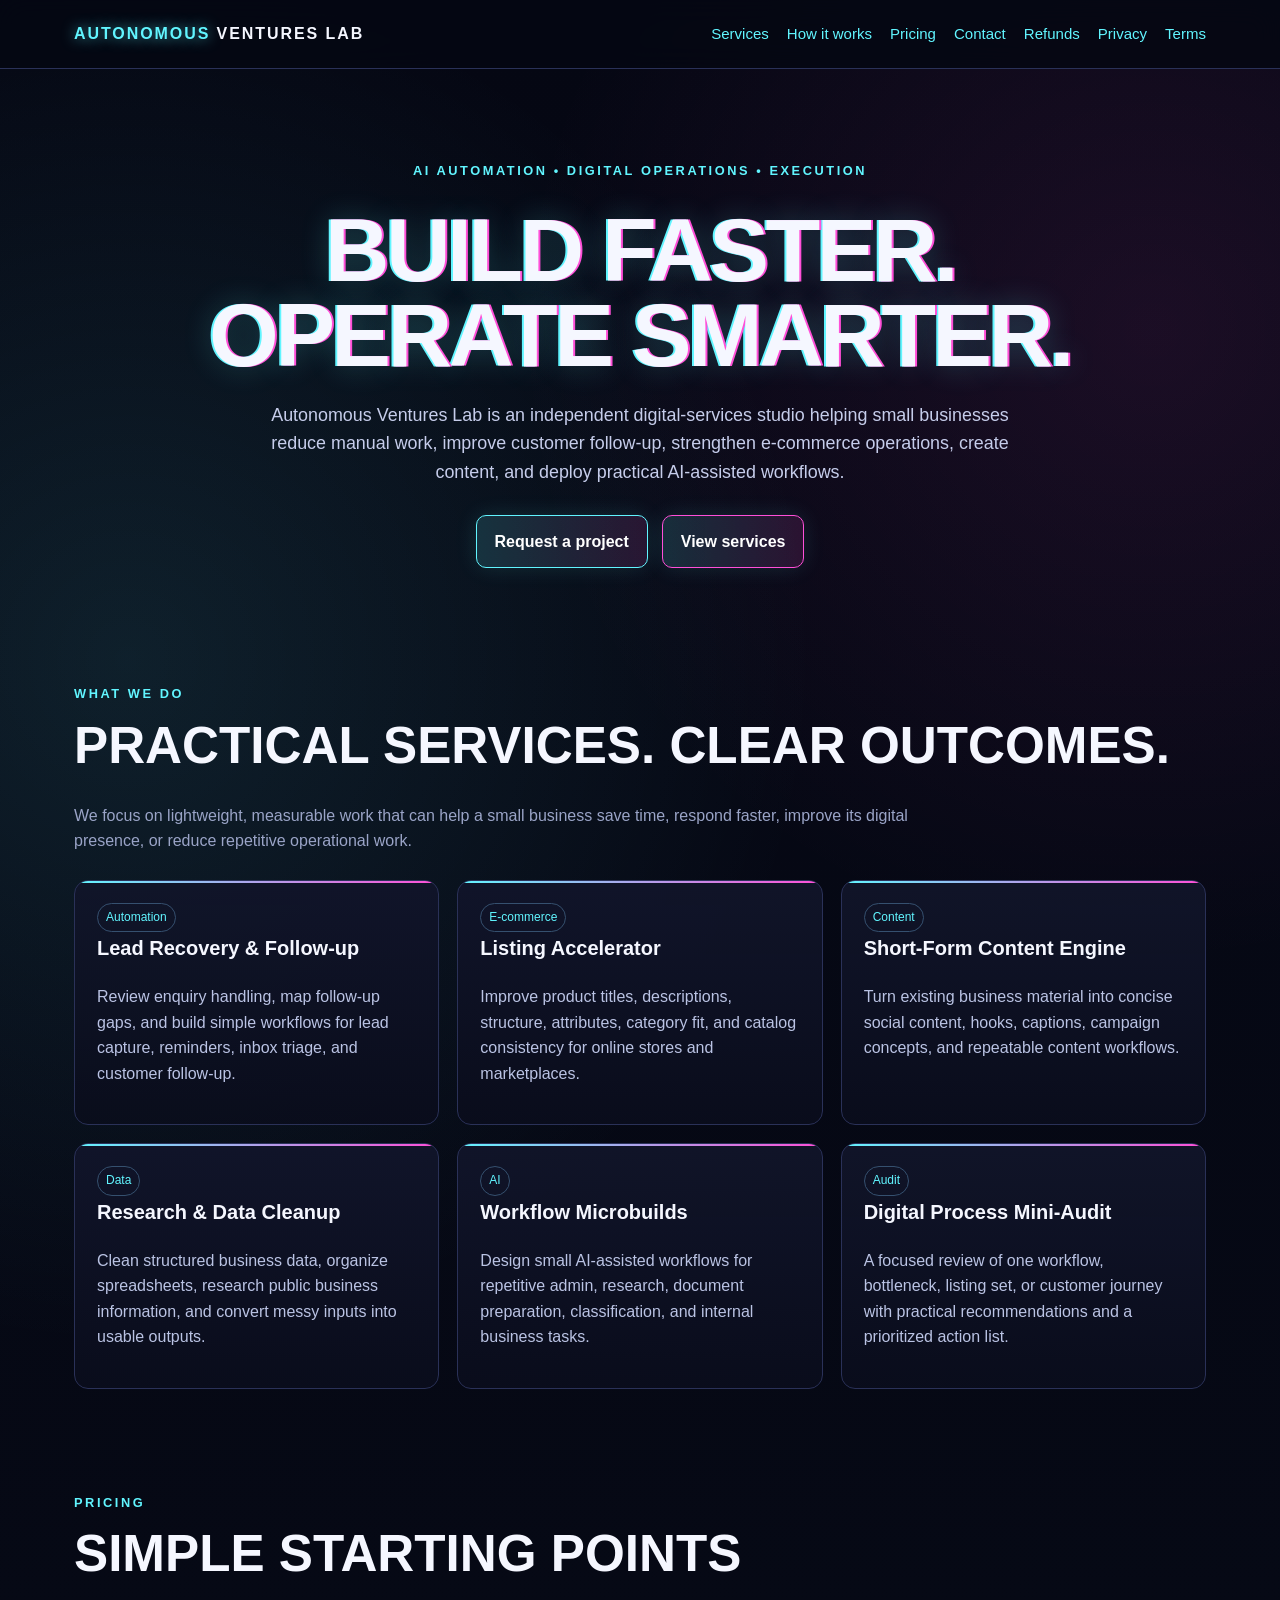
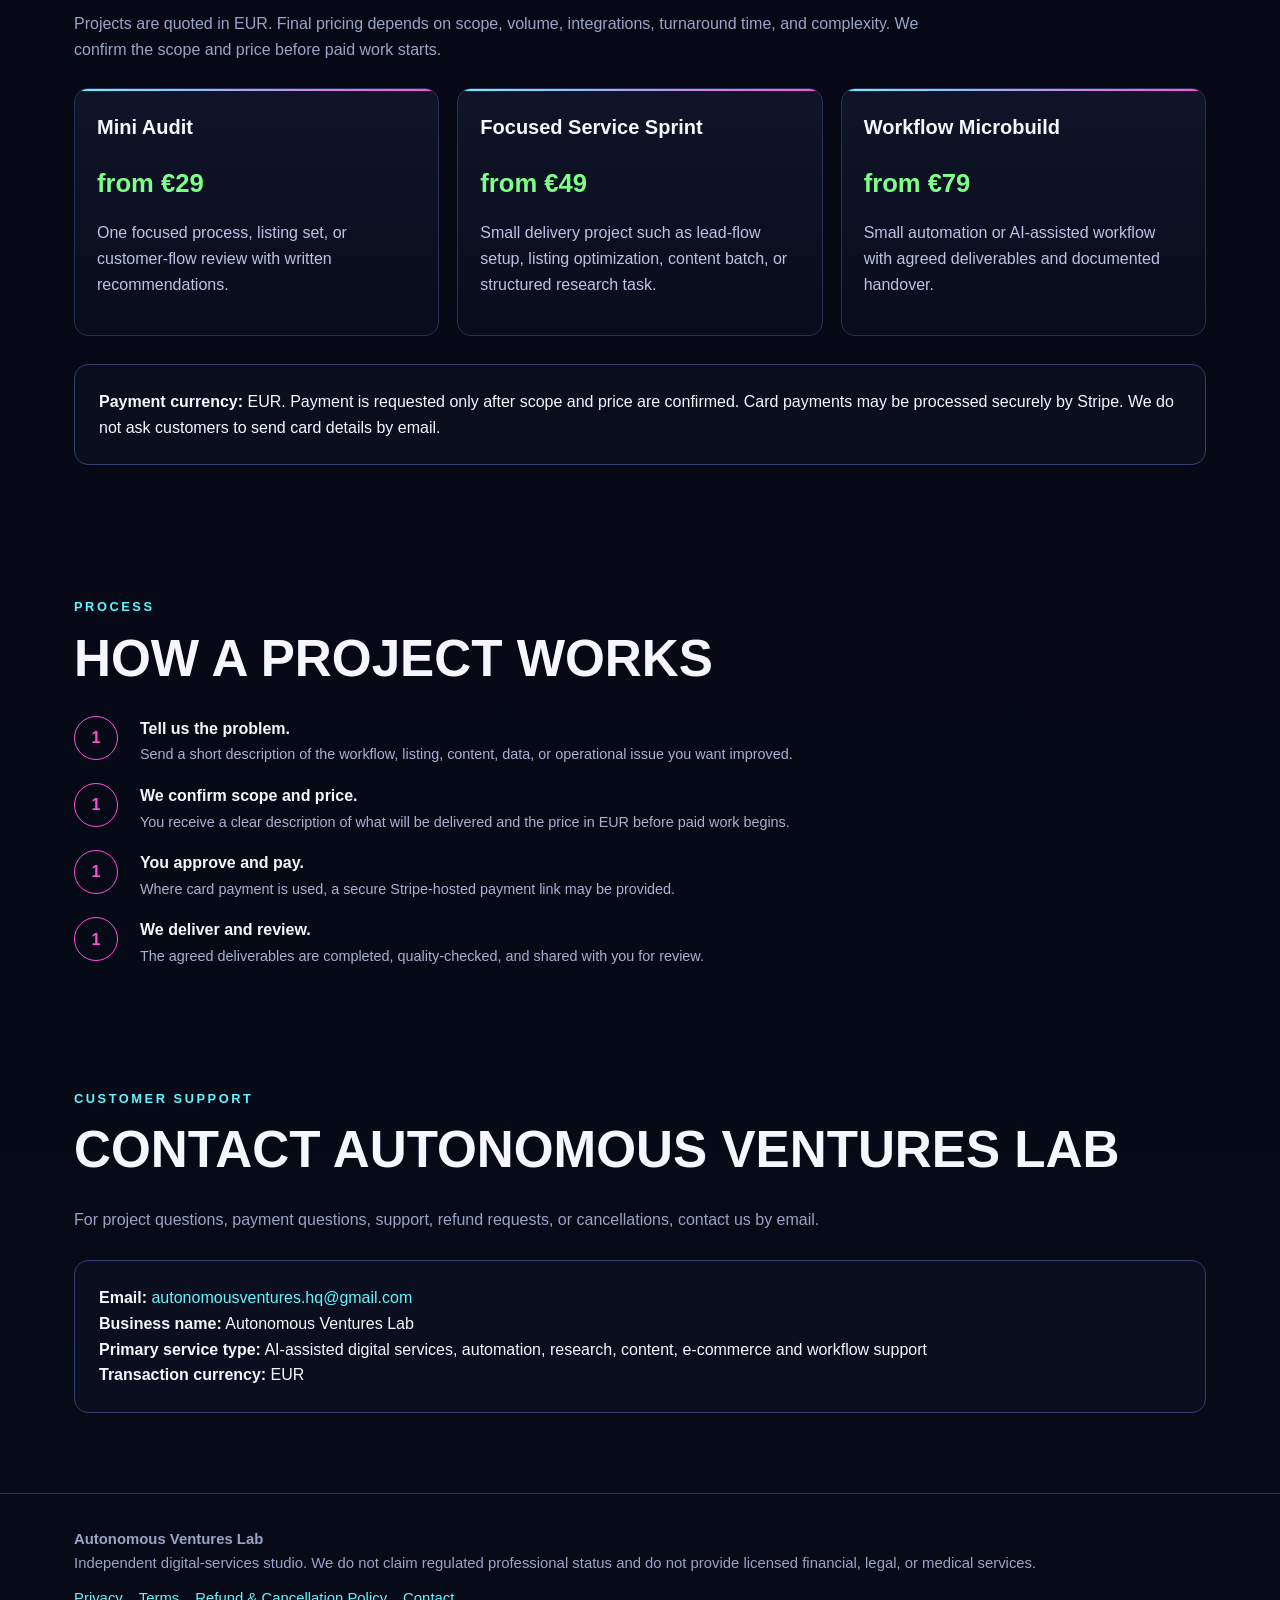
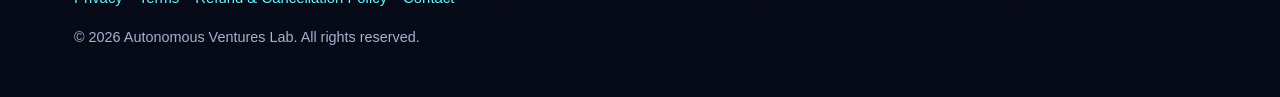
<file: index.html>
<!doctype html>
<html lang="en">
<head>
<meta charset="utf-8"><meta name="viewport" content="width=device-width,initial-scale=1">
<title>Autonomous Ventures Lab — AI Automation & Digital Operations</title>
<meta name="description" content="Autonomous Ventures Lab helps small businesses automate follow-up, improve e-commerce listings, create short-form content, clean data, and build practical AI workflows.">
<link rel="stylesheet" href="styles.css">
</head>
<body>
<nav class="nav"><div class="wrap navin">
  <div class="brand"><span>Autonomous</span> Ventures Lab</div>
  <div class="navlinks">
    <a href="#services">Services</a><a href="#how">How it works</a><a href="#pricing">Pricing</a>
    <a href="#contact">Contact</a><a href="refunds.html">Refunds</a><a href="privacy.html">Privacy</a><a href="terms.html">Terms</a>
  </div>
</div></nav>

<header class="hero">
<div class="wrap">
  <div class="kicker">AI automation • digital operations • execution</div>
  <h1 class="pulse">Build Faster.<br>Operate Smarter.</h1>
  <p>Autonomous Ventures Lab is an independent digital-services studio helping small businesses reduce manual work, improve customer follow-up, strengthen e-commerce operations, create content, and deploy practical AI-assisted workflows.</p>
  <div class="cta">
    <a class="btn" href="mailto:autonomousventures.hq@gmail.com?subject=Project%20request%20-%20Autonomous%20Ventures%20Lab">Request a project</a>
    <a class="btn alt" href="#services">View services</a>
  </div>
</div>
</header>

<main>
<section class="section" id="services"><div class="wrap">
  <div class="kicker">What we do</div>
  <h2>Practical services. Clear outcomes.</h2>
  <p class="lead">We focus on lightweight, measurable work that can help a small business save time, respond faster, improve its digital presence, or reduce repetitive operational work.</p>
  <div class="grid">
    <article class="card"><span class="tag">Automation</span><h3>Lead Recovery & Follow-up</h3><p>Review enquiry handling, map follow-up gaps, and build simple workflows for lead capture, reminders, inbox triage, and customer follow-up.</p></article>
    <article class="card"><span class="tag">E-commerce</span><h3>Listing Accelerator</h3><p>Improve product titles, descriptions, structure, attributes, category fit, and catalog consistency for online stores and marketplaces.</p></article>
    <article class="card"><span class="tag">Content</span><h3>Short-Form Content Engine</h3><p>Turn existing business material into concise social content, hooks, captions, campaign concepts, and repeatable content workflows.</p></article>
    <article class="card"><span class="tag">Data</span><h3>Research & Data Cleanup</h3><p>Clean structured business data, organize spreadsheets, research public business information, and convert messy inputs into usable outputs.</p></article>
    <article class="card"><span class="tag">AI</span><h3>Workflow Microbuilds</h3><p>Design small AI-assisted workflows for repetitive admin, research, document preparation, classification, and internal business tasks.</p></article>
    <article class="card"><span class="tag">Audit</span><h3>Digital Process Mini-Audit</h3><p>A focused review of one workflow, bottleneck, listing set, or customer journey with practical recommendations and a prioritized action list.</p></article>
  </div>
</div></section>

<section class="section" id="pricing"><div class="wrap">
  <div class="kicker">Pricing</div>
  <h2>Simple starting points</h2>
  <p class="lead">Projects are quoted in EUR. Final pricing depends on scope, volume, integrations, turnaround time, and complexity. We confirm the scope and price before paid work starts.</p>
  <div class="grid">
    <div class="card"><h3>Mini Audit</h3><div class="price">from €29</div><p>One focused process, listing set, or customer-flow review with written recommendations.</p></div>
    <div class="card"><h3>Focused Service Sprint</h3><div class="price">from €49</div><p>Small delivery project such as lead-flow setup, listing optimization, content batch, or structured research task.</p></div>
    <div class="card"><h3>Workflow Microbuild</h3><div class="price">from €79</div><p>Small automation or AI-assisted workflow with agreed deliverables and documented handover.</p></div>
  </div>
  <div class="band"><strong>Payment currency:</strong> EUR. Payment is requested only after scope and price are confirmed. Card payments may be processed securely by Stripe. We do not ask customers to send card details by email.</div>
</div></section>

<section class="section" id="how"><div class="wrap">
  <div class="kicker">Process</div><h2>How a project works</h2>
  <div class="step"><div><strong>Tell us the problem.</strong><br><span class="notice">Send a short description of the workflow, listing, content, data, or operational issue you want improved.</span></div></div>
  <div class="step"><div><strong>We confirm scope and price.</strong><br><span class="notice">You receive a clear description of what will be delivered and the price in EUR before paid work begins.</span></div></div>
  <div class="step"><div><strong>You approve and pay.</strong><br><span class="notice">Where card payment is used, a secure Stripe-hosted payment link may be provided.</span></div></div>
  <div class="step"><div><strong>We deliver and review.</strong><br><span class="notice">The agreed deliverables are completed, quality-checked, and shared with you for review.</span></div></div>
</div></section>

<section class="section" id="contact"><div class="wrap">
  <div class="kicker">Customer support</div><h2>Contact Autonomous Ventures Lab</h2>
  <p class="lead">For project questions, payment questions, support, refund requests, or cancellations, contact us by email.</p>
  <div class="band">
    <strong>Email:</strong> <a href="mailto:autonomousventures.hq@gmail.com">autonomousventures.hq@gmail.com</a><br>
    <strong>Business name:</strong> Autonomous Ventures Lab<br>
    <strong>Primary service type:</strong> AI-assisted digital services, automation, research, content, e-commerce and workflow support<br>
    <strong>Transaction currency:</strong> EUR
  </div>
</div></section>
</main>

<footer class="footer"><div class="wrap">
  <strong>Autonomous Ventures Lab</strong><br>
  Independent digital-services studio. We do not claim regulated professional status and do not provide licensed financial, legal, or medical services.
  <div class="footerlinks"><a href="privacy.html">Privacy</a><a href="terms.html">Terms</a><a href="refunds.html">Refund & Cancellation Policy</a><a href="mailto:autonomousventures.hq@gmail.com">Contact</a></div>
  <p class="notice">© 2026 Autonomous Ventures Lab. All rights reserved.</p>
</div></footer>
</body></html>
</file>
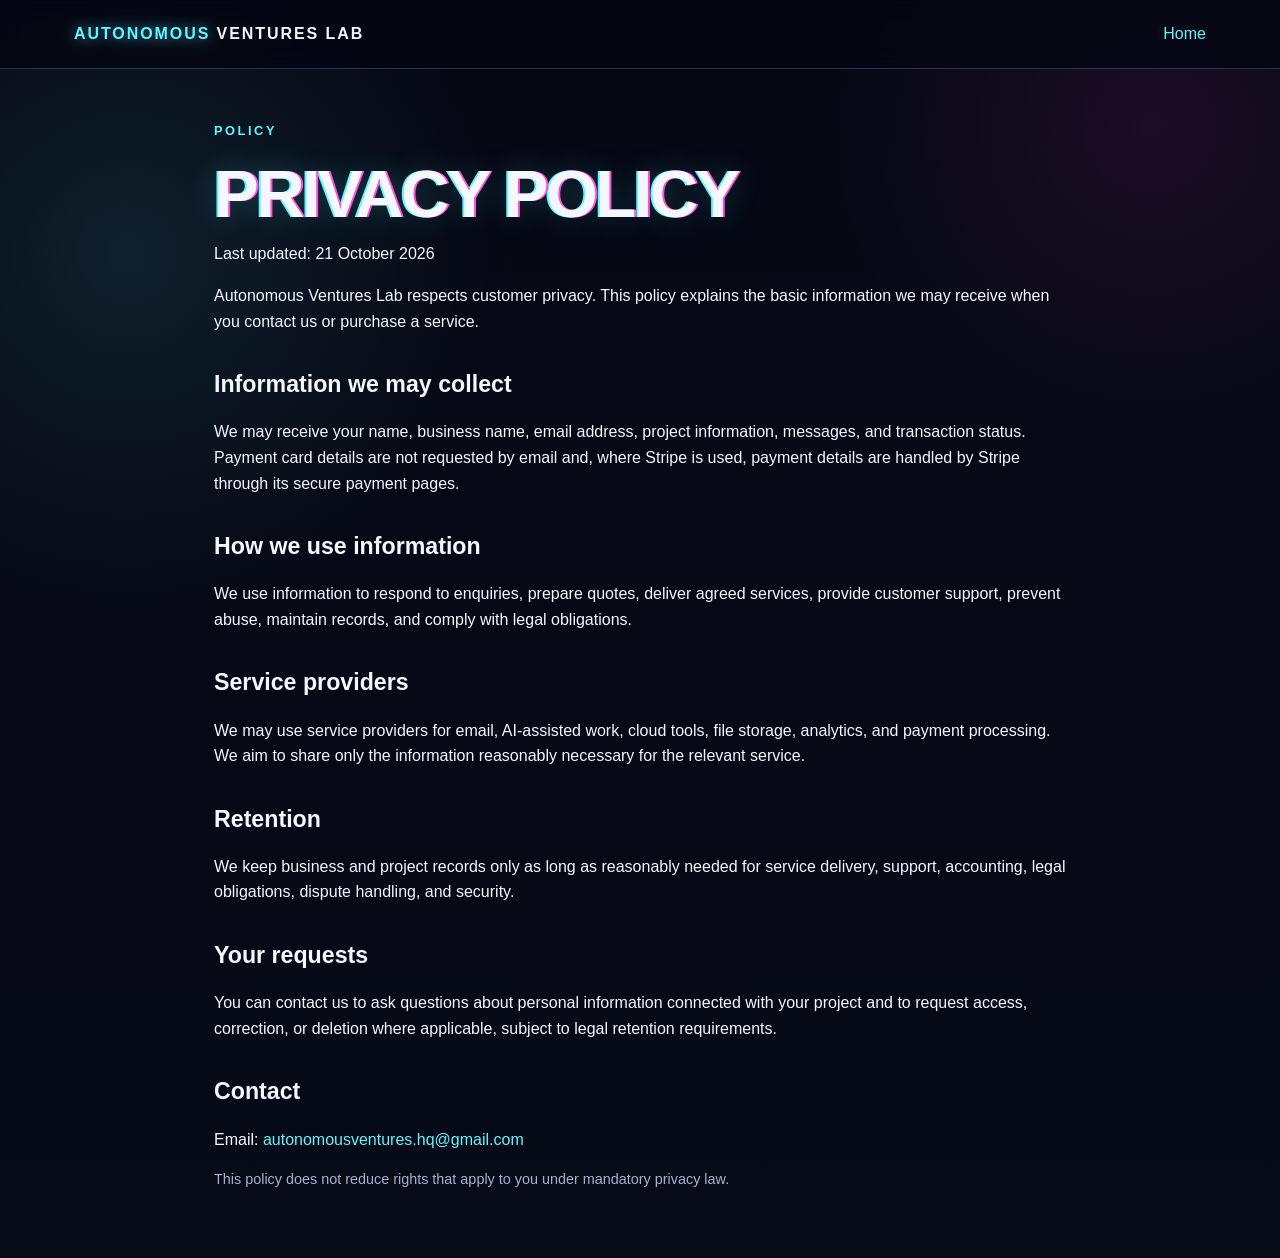
<file: privacy.html>
<!doctype html><html lang="en"><head><meta charset="utf-8"><meta name="viewport" content="width=device-width,initial-scale=1"><title>Privacy Policy — Autonomous Ventures Lab</title><link rel="stylesheet" href="styles.css"></head><body>
<nav class="nav"><div class="wrap navin"><div class="brand"><span>Autonomous</span> Ventures Lab</div><a href="index.html">Home</a></div></nav>
<main class="section policy"><div class="wrap content"><div class="kicker">Policy</div><h1>Privacy Policy</h1>
<p>Last updated: 21 October 2026</p>
<p>Autonomous Ventures Lab respects customer privacy. This policy explains the basic information we may receive when you contact us or purchase a service.</p>
<h2>Information we may collect</h2><p>We may receive your name, business name, email address, project information, messages, and transaction status. Payment card details are not requested by email and, where Stripe is used, payment details are handled by Stripe through its secure payment pages.</p>
<h2>How we use information</h2><p>We use information to respond to enquiries, prepare quotes, deliver agreed services, provide customer support, prevent abuse, maintain records, and comply with legal obligations.</p>
<h2>Service providers</h2><p>We may use service providers for email, AI-assisted work, cloud tools, file storage, analytics, and payment processing. We aim to share only the information reasonably necessary for the relevant service.</p>
<h2>Retention</h2><p>We keep business and project records only as long as reasonably needed for service delivery, support, accounting, legal obligations, dispute handling, and security.</p>
<h2>Your requests</h2><p>You can contact us to ask questions about personal information connected with your project and to request access, correction, or deletion where applicable, subject to legal retention requirements.</p>
<h2>Contact</h2><p>Email: <a href="mailto:autonomousventures.hq@gmail.com">autonomousventures.hq@gmail.com</a></p>
<p class="notice">This policy does not reduce rights that apply to you under mandatory privacy law.</p>
</div></main></body></html>
</file>
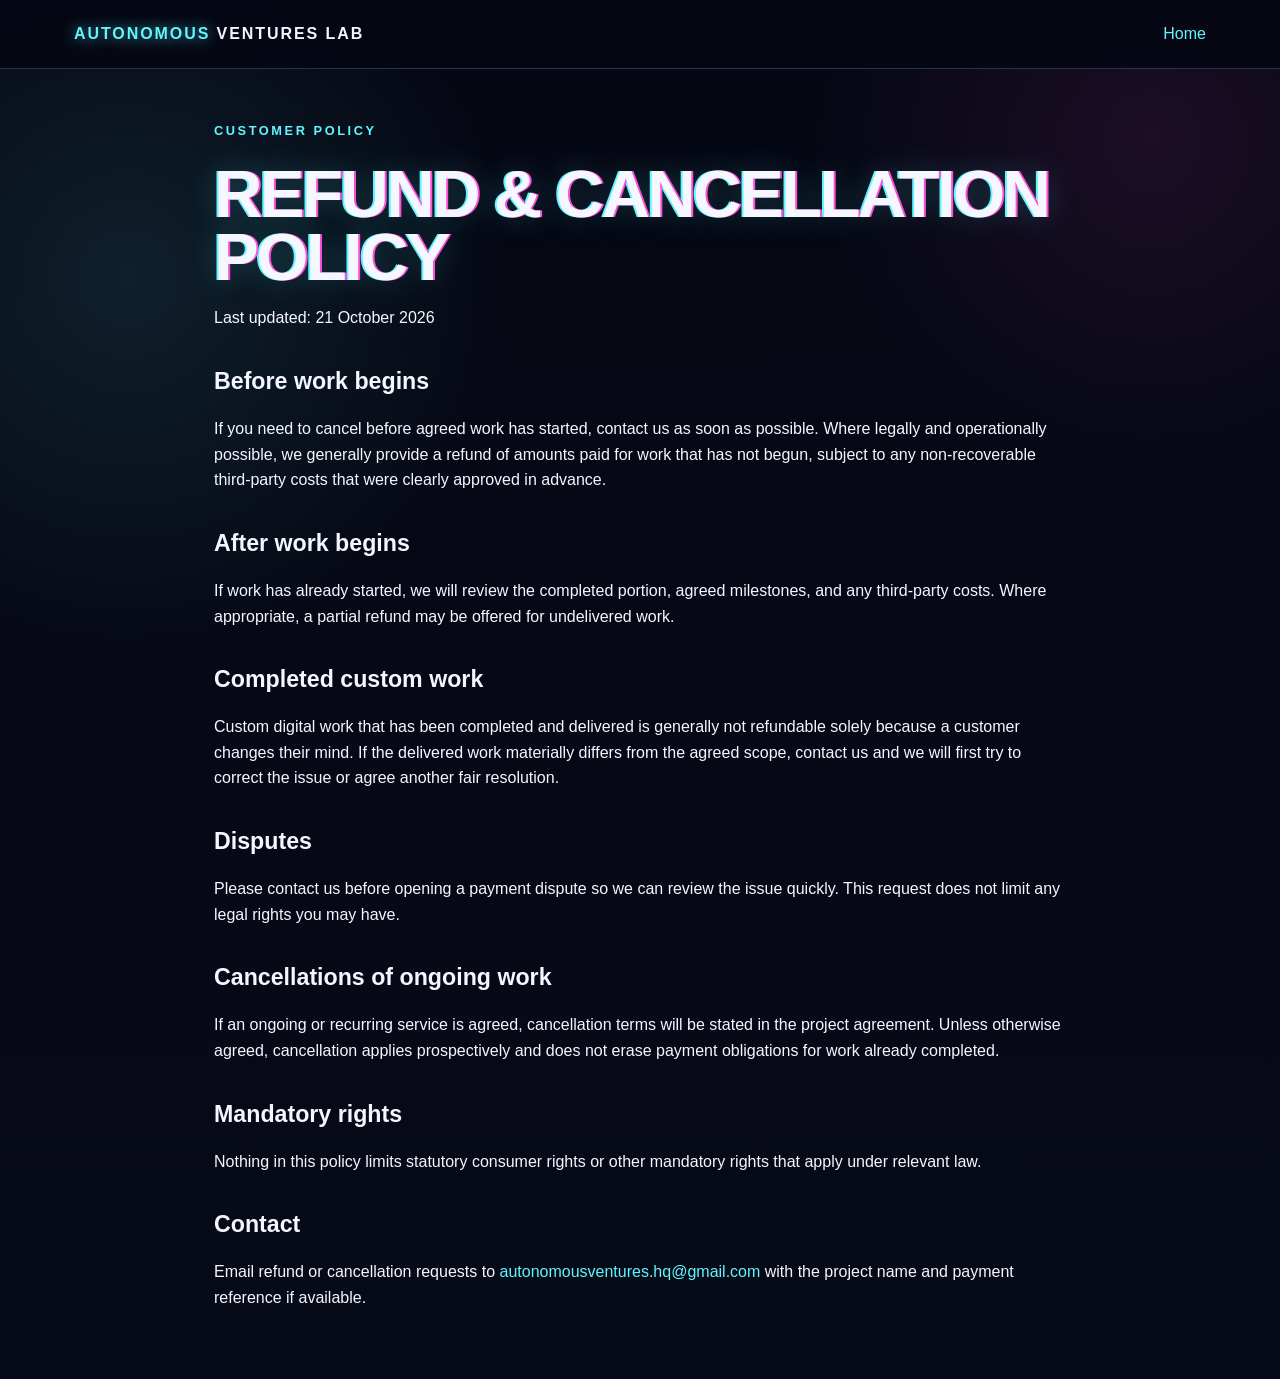
<file: refunds.html>
<!doctype html><html lang="en"><head><meta charset="utf-8"><meta name="viewport" content="width=device-width,initial-scale=1"><title>Refunds & Cancellations — Autonomous Ventures Lab</title><link rel="stylesheet" href="styles.css"></head><body>
<nav class="nav"><div class="wrap navin"><div class="brand"><span>Autonomous</span> Ventures Lab</div><a href="index.html">Home</a></div></nav>
<main class="section policy"><div class="wrap content"><div class="kicker">Customer policy</div><h1>Refund & Cancellation Policy</h1>
<p>Last updated: 21 October 2026</p>
<h2>Before work begins</h2><p>If you need to cancel before agreed work has started, contact us as soon as possible. Where legally and operationally possible, we generally provide a refund of amounts paid for work that has not begun, subject to any non-recoverable third-party costs that were clearly approved in advance.</p>
<h2>After work begins</h2><p>If work has already started, we will review the completed portion, agreed milestones, and any third-party costs. Where appropriate, a partial refund may be offered for undelivered work.</p>
<h2>Completed custom work</h2><p>Custom digital work that has been completed and delivered is generally not refundable solely because a customer changes their mind. If the delivered work materially differs from the agreed scope, contact us and we will first try to correct the issue or agree another fair resolution.</p>
<h2>Disputes</h2><p>Please contact us before opening a payment dispute so we can review the issue quickly. This request does not limit any legal rights you may have.</p>
<h2>Cancellations of ongoing work</h2><p>If an ongoing or recurring service is agreed, cancellation terms will be stated in the project agreement. Unless otherwise agreed, cancellation applies prospectively and does not erase payment obligations for work already completed.</p>
<h2>Mandatory rights</h2><p>Nothing in this policy limits statutory consumer rights or other mandatory rights that apply under relevant law.</p>
<h2>Contact</h2><p>Email refund or cancellation requests to <a href="mailto:autonomousventures.hq@gmail.com">autonomousventures.hq@gmail.com</a> with the project name and payment reference if available.</p>
</div></main></body></html>
</file>
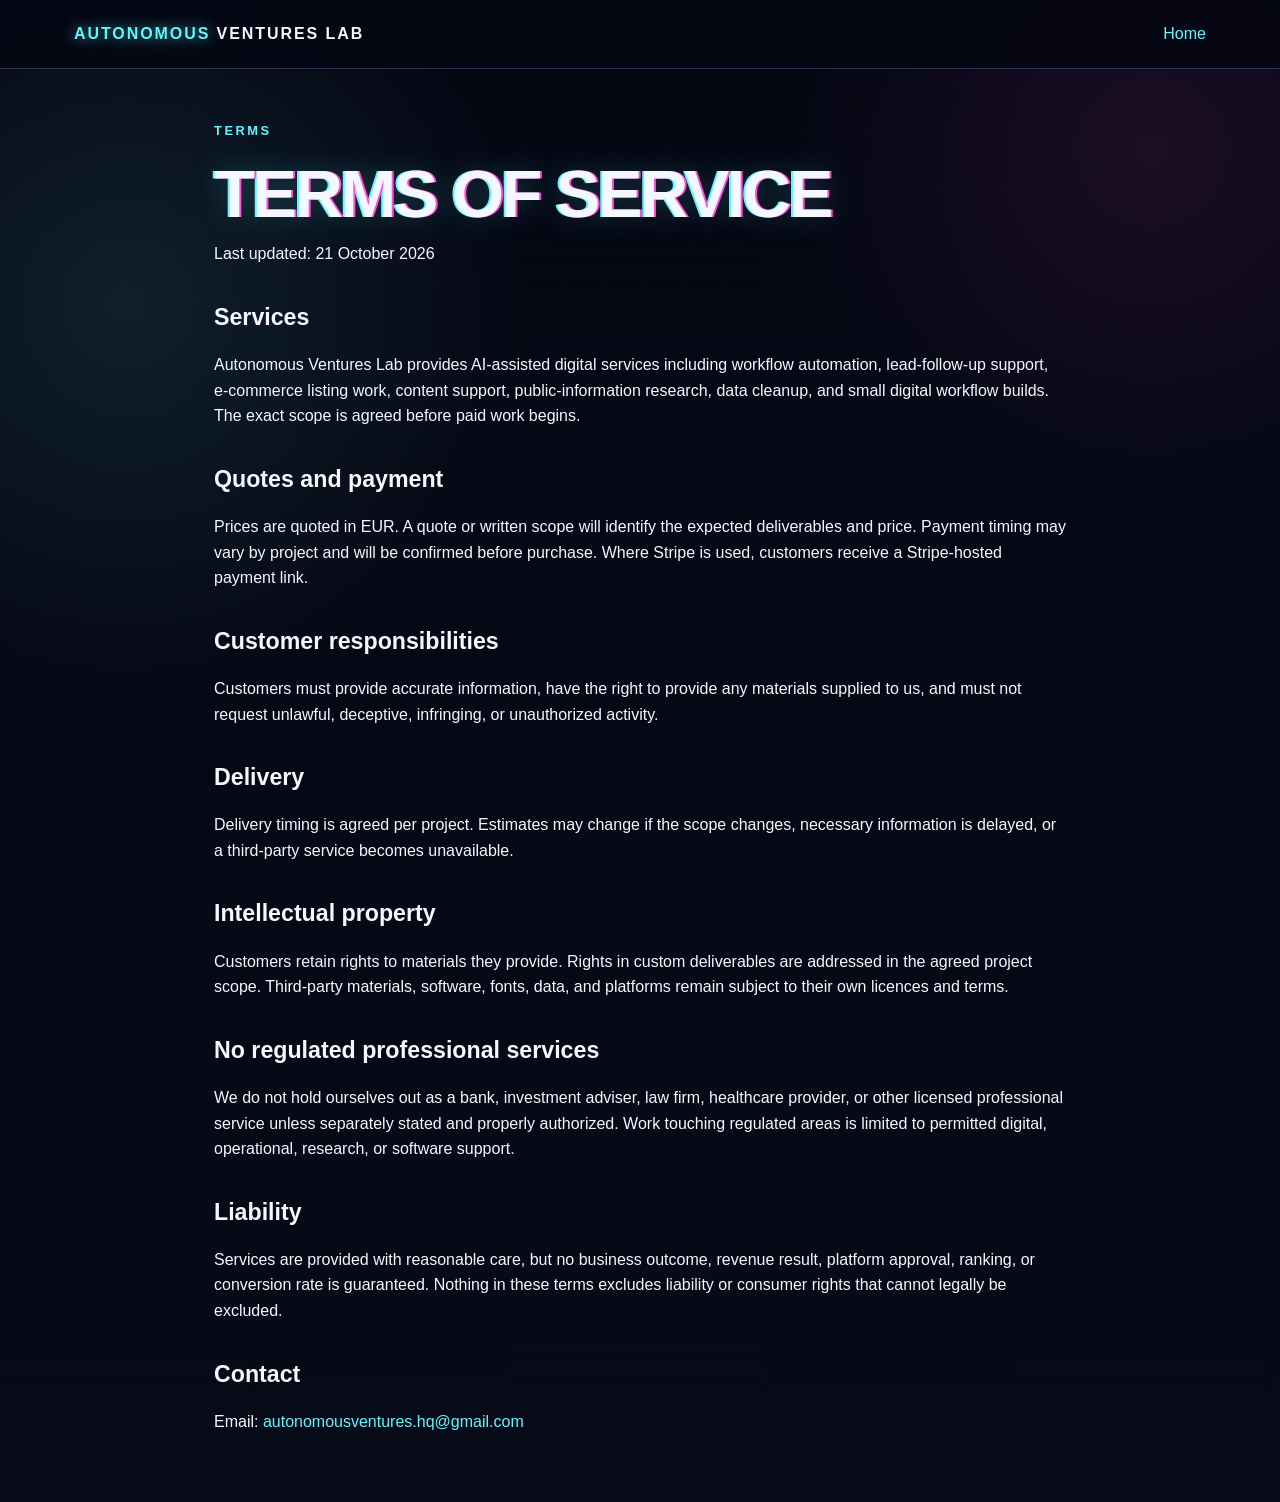
<file: terms.html>
<!doctype html><html lang="en"><head><meta charset="utf-8"><meta name="viewport" content="width=device-width,initial-scale=1"><title>Terms — Autonomous Ventures Lab</title><link rel="stylesheet" href="styles.css"></head><body>
<nav class="nav"><div class="wrap navin"><div class="brand"><span>Autonomous</span> Ventures Lab</div><a href="index.html">Home</a></div></nav>
<main class="section policy"><div class="wrap content"><div class="kicker">Terms</div><h1>Terms of Service</h1>
<p>Last updated: 21 October 2026</p>
<h2>Services</h2><p>Autonomous Ventures Lab provides AI-assisted digital services including workflow automation, lead-follow-up support, e-commerce listing work, content support, public-information research, data cleanup, and small digital workflow builds. The exact scope is agreed before paid work begins.</p>
<h2>Quotes and payment</h2><p>Prices are quoted in EUR. A quote or written scope will identify the expected deliverables and price. Payment timing may vary by project and will be confirmed before purchase. Where Stripe is used, customers receive a Stripe-hosted payment link.</p>
<h2>Customer responsibilities</h2><p>Customers must provide accurate information, have the right to provide any materials supplied to us, and must not request unlawful, deceptive, infringing, or unauthorized activity.</p>
<h2>Delivery</h2><p>Delivery timing is agreed per project. Estimates may change if the scope changes, necessary information is delayed, or a third-party service becomes unavailable.</p>
<h2>Intellectual property</h2><p>Customers retain rights to materials they provide. Rights in custom deliverables are addressed in the agreed project scope. Third-party materials, software, fonts, data, and platforms remain subject to their own licences and terms.</p>
<h2>No regulated professional services</h2><p>We do not hold ourselves out as a bank, investment adviser, law firm, healthcare provider, or other licensed professional service unless separately stated and properly authorized. Work touching regulated areas is limited to permitted digital, operational, research, or software support.</p>
<h2>Liability</h2><p>Services are provided with reasonable care, but no business outcome, revenue result, platform approval, ranking, or conversion rate is guaranteed. Nothing in these terms excludes liability or consumer rights that cannot legally be excluded.</p>
<h2>Contact</h2><p>Email: <a href="mailto:autonomousventures.hq@gmail.com">autonomousventures.hq@gmail.com</a></p>
</div></main></body></html>
</file>
<file: styles.css>
:root{
  --bg:#050713; --panel:#0d1022; --panel2:#11152a; --text:#f5f7ff;
  --muted:#9aa4c7; --cyan:#61f5ff; --pink:#ff4fd8; --lime:#7dff8a;
  --line:#2a3158; --danger:#ff6b8a;
}
*{box-sizing:border-box}
html{scroll-behavior:smooth}
body{
  margin:0;font-family:Inter,Segoe UI,Arial,sans-serif;color:var(--text);
  background:
  radial-gradient(circle at 10% 20%, rgba(97,245,255,.10), transparent 24%),
  radial-gradient(circle at 90% 10%, rgba(255,79,216,.09), transparent 20%),
  linear-gradient(180deg,#050713 0%,#070b17 100%);
  line-height:1.6
}
body:before{
  content:"";position:fixed;inset:0;pointer-events:none;opacity:.09;
  background-image:linear-gradient(rgba(255,255,255,.05) 1px,transparent 1px),
                   linear-gradient(90deg,rgba(255,255,255,.05) 1px,transparent 1px);
  background-size:40px 40px
}
a{color:var(--cyan);text-decoration:none}
a:hover{text-decoration:underline}
.wrap{max-width:1180px;margin:auto;padding:0 24px}
.nav{
  position:sticky;top:0;z-index:10;background:rgba(5,7,19,.88);
  backdrop-filter:blur(14px);border-bottom:1px solid var(--line)
}
.navin{display:flex;align-items:center;justify-content:space-between;min-height:68px;gap:20px}
.brand{font-weight:900;letter-spacing:.12em;text-transform:uppercase}
.brand span{color:var(--cyan);text-shadow:0 0 14px rgba(97,245,255,.7)}
.navlinks{display:flex;gap:18px;flex-wrap:wrap;font-size:.94rem}
.hero{padding:92px 0 64px;text-align:center}
.kicker{color:var(--cyan);font-weight:700;letter-spacing:.2em;text-transform:uppercase;font-size:.8rem}
h1{
  margin:.3em 0 .2em;font-size:clamp(2.8rem,7vw,6.3rem);line-height:.95;
  text-transform:uppercase;letter-spacing:-.04em;
  text-shadow:2px 0 var(--pink),-2px 0 var(--cyan),0 0 30px rgba(97,245,255,.24)
}
.hero p{max-width:760px;margin:22px auto;color:#c6cdeb;font-size:1.12rem}
.cta{display:flex;justify-content:center;gap:14px;flex-wrap:wrap;margin-top:28px}
.btn{
  display:inline-block;padding:13px 18px;border:1px solid var(--cyan);
  background:linear-gradient(90deg,rgba(97,245,255,.14),rgba(255,79,216,.12));
  color:white;font-weight:800;border-radius:10px;box-shadow:0 0 22px rgba(97,245,255,.12)
}
.btn.alt{border-color:var(--pink)}
.section{padding:52px 0}
.section h2{font-size:clamp(2rem,4vw,3.2rem);margin:0 0 14px;text-transform:uppercase}
.lead{color:var(--muted);max-width:850px}
.grid{display:grid;grid-template-columns:repeat(3,1fr);gap:18px;margin-top:26px}
.card{
  position:relative;background:linear-gradient(180deg,rgba(17,21,42,.96),rgba(10,13,28,.94));
  border:1px solid var(--line);border-radius:14px;padding:22px;overflow:hidden
}
.card:before{content:"";position:absolute;left:0;top:0;width:100%;height:2px;background:linear-gradient(90deg,var(--cyan),var(--pink))}
.card h3{margin-top:0;font-size:1.25rem}
.card p{color:#bac3e4}
.price{font-size:1.6rem;font-weight:900;color:var(--lime)}
.tag{display:inline-block;padding:4px 8px;border:1px solid #35506f;border-radius:999px;color:var(--cyan);font-size:.75rem}
.band{
  margin:28px 0;padding:24px;border:1px solid #33406f;background:rgba(13,16,34,.7);border-radius:14px
}
.steps{counter-reset:s}
.step{display:grid;grid-template-columns:52px 1fr;gap:14px;margin:16px 0}
.step:before{
  counter-increment:s;content:counter(s);display:grid;place-items:center;width:42px;height:42px;
  border:1px solid var(--pink);border-radius:50%;font-weight:900;color:var(--pink)
}
.footer{border-top:1px solid var(--line);padding:34px 0;color:var(--muted);font-size:.93rem}
.footerlinks{display:flex;flex-wrap:wrap;gap:16px;margin-top:12px}
.notice{font-size:.9rem;color:#a8b1d2}
.policy h1{font-size:clamp(2.3rem,6vw,4.2rem)}
.policy h2{font-size:1.45rem;margin-top:2rem;text-transform:none}
.policy .content{max-width:900px}
.pulse{animation:pulse 2.5s infinite}
@keyframes pulse{0%,100%{filter:drop-shadow(0 0 0 rgba(97,245,255,0))}50%{filter:drop-shadow(0 0 12px rgba(97,245,255,.45))}}
@media(max-width:850px){
  .grid{grid-template-columns:1fr}
  .navlinks{display:none}
}
</file>
